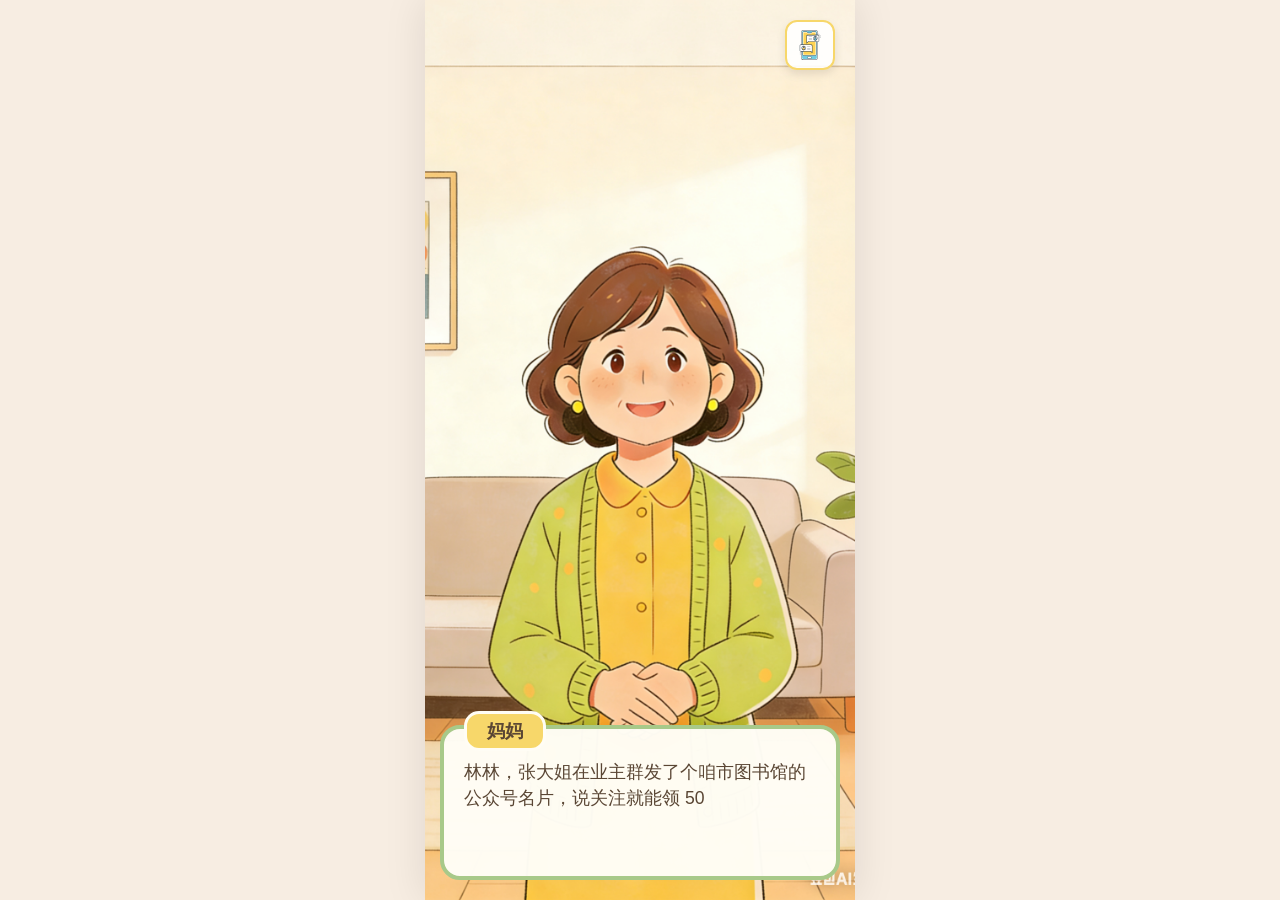
<file: MotherDontClick/mother/index.html>
<!doctype html>
<html lang="zh-CN">
  <head>
    <meta charset="UTF-8" />
    <meta
      name="viewport"
      content="width=device-width, initial-scale=1.0, maximum-scale=1.0, user-scalable=no"
    />
    <title>真相放大镜 - 对话篇</title>
    <link rel="stylesheet" href="style.css" />
  </head>
  <body>
    <div class="game-container">
      <div id="phone-btn" class="phone-btn" onclick="togglePhone()">
        <img id="icon-phone" src="assets/phone_icon.svg" />
      </div>

      <div class="character-layer">
        <img id="character-image" src="" />
      </div>

      <div class="ui-layer">
        <div id="options-container" class="options-container"></div>
        <div class="dialogue-bubble" id="dialogue-bubble">
          <div class="name-tag" id="character-name"></div>
          <div class="dialogue-text" id="dialogue-text"></div>
        </div>
      </div>
    </div>
    <script src="story.js"></script>
    <script src="script.js"></script>
  </body>
</html>
</file>
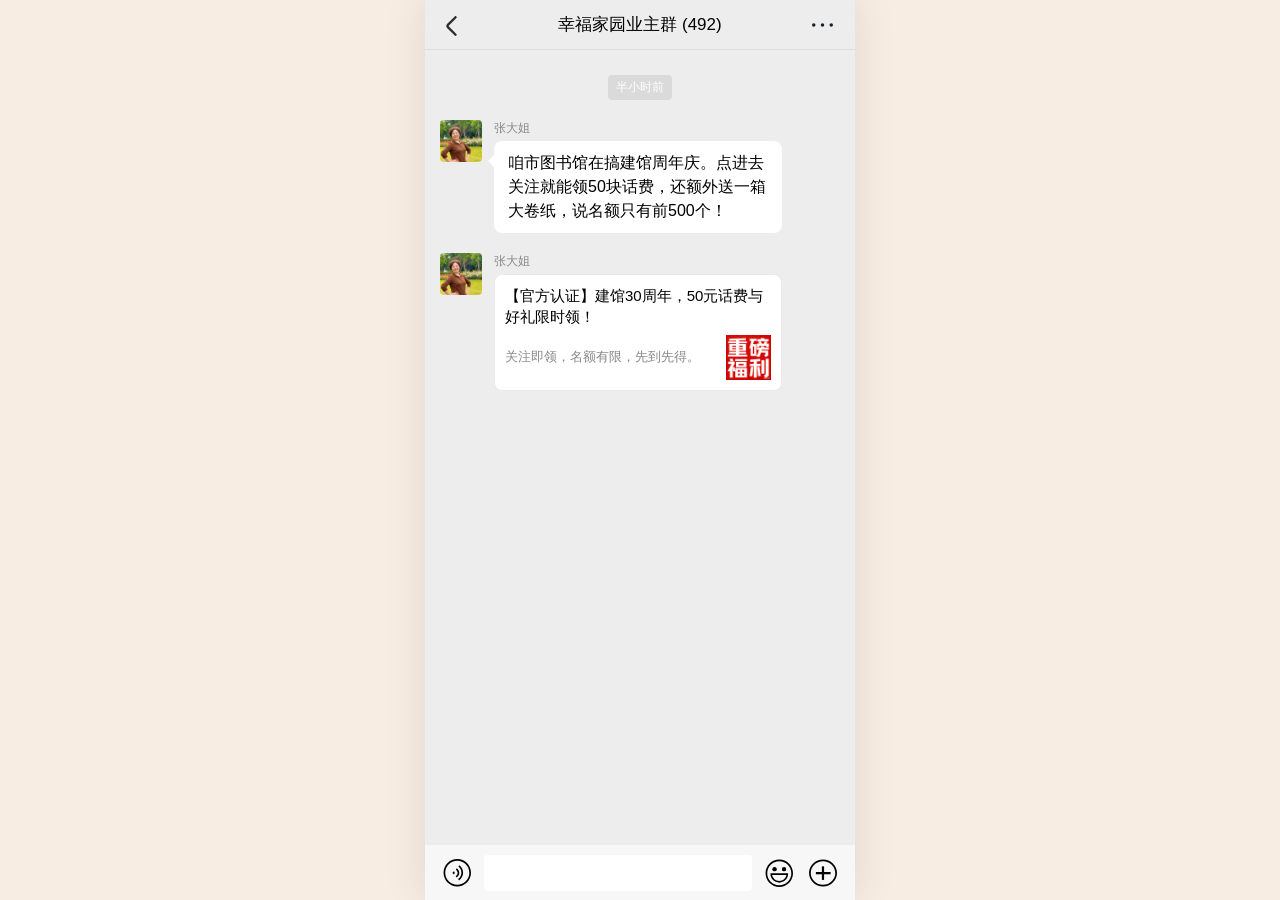
<file: MotherDontClick/phone/index.html>
<!doctype html>
<html lang="zh-CN">
  <head>
    <meta charset="UTF-8" />
    <meta
      name="viewport"
      content="width=device-width, initial-scale=1.0, maximum-scale=1.0, user-scalable=no"
    />
    <title>真相放大镜 - 手机篇</title>
    <link rel="stylesheet" href="style.css" />
  </head>
  <body>
    <div class="game-container">
      <div id="wechat-page" class="wechat-page">
        <div class="wechat-header">
          <div class="wechat-header-left" onclick="alert('返回游戏对话')">
            <img
              src="assets/icon_back.svg"
              class="header-icon icon-back"
              alt="返回"
            />
          </div>
          <div class="wechat-header-title" id="groupName">
            幸福家园业主群 (492)
          </div>
          <div class="wechat-header-right">
            <img
              src="assets/icon_dots.svg"
              class="header-icon icon-dots"
              alt="更多"
            />
          </div>
        </div>

        <div class="chat-container" id="chatBox"></div>

        <div class="wechat-bottom-bar">
          <img src="assets/icon_voice.svg" class="bottom-icon" alt="语音" />
          <div class="wechat-input-box"></div>
          <img src="assets/icon_emoji.svg" class="bottom-icon" alt="表情" />
          <img src="assets/icon_plus.svg" class="bottom-icon" alt="更多功能" />
        </div>
      </div>

      <div id="article-page" class="article-page" style="display: none">
        <div class="wechat-header article-top-bar">
          <div class="wechat-header-left" onclick="closeArticle()">
            <img
              src="assets/icon_close.svg"
              class="header-icon icon-close"
              alt="关闭"
            />
          </div>
          <div class="wechat-header-title"></div>
          <div class="wechat-header-right">
            <img
              src="assets/icon_dots.svg"
              class="header-icon icon-dots"
              alt="更多"
            />
          </div>
        </div>

        <div class="article-content">
          <h1 class="article-title">
            【官方认证】建馆30周年，50元话费与好礼限时领！
          </h1>
          <div class="article-meta">
            <span class="publish-time">今天</span>
            <span class="author-link" onclick="triggerDebunk('typo')"
              >市图书管活动中心</span
            >
          </div>

          <div class="article-body">
            <img src="assets/news_banner1.png" class="full-width-img" />
            <p>
              为庆祝建馆30周年，特回馈广大市民，凡点击本链接参与活动者，均可获得50元话费充值卡一张，及高级抽纸一箱。
            </p>
            <p>名额有限，仅限前500名，先到先得，送完即止！</p>
            <div class="official-footer">
              <p onclick="triggerDebunk('entity')">
                服务提供方：XX市某某商贸个体店
              </p>
            </div>
          </div>
        </div>

        <div class="article-bottom-bar">
          <div class="article-account-info">
            <img src="assets/aunt_zhang.png" class="account-logo" />
            <span class="account-name">市图书管活动中心</span>
          </div>
          <div class="article-actions">
            <div class="action-item">
              <img src="assets/icon_like.svg" class="action-icon" />
              <span class="action-text">26</span>
            </div>
            <div class="action-item">
              <img src="assets/icon_share.svg" class="action-icon" />
              <span class="action-text">70</span>
            </div>
            <div class="action-item">
              <img src="assets/icon_wow.svg" class="action-icon" />
              <span class="action-text">3</span>
            </div>
            <div class="action-item">
              <img src="assets/icon_comment.svg" class="action-icon" />
              <span class="action-text">10</span>
            </div>
          </div>
        </div>
      </div>
    </div>
    <script src="story.js"></script>
    <script src="script.js"></script>
  </body>
</html>
</file>
<file: MotherDontClick/mother/style.css>
/* style.css */
* {
  box-sizing: border-box;
  margin: 0;
  padding: 0;
  font-family: "Nunito", "Microsoft YaHei", sans-serif;
  -webkit-tap-highlight-color: transparent;
}

/* 页面背景：温暖底色 + 居中容器 */
body {
  background-color: #f7ede2;
  display: flex;
  justify-content: center;
  align-items: center;
  height: 100vh;
  width: 100vw;
  overflow: hidden;
}

/* 游戏主容器：这才是“手机”的边界 */
.game-container {
  position: relative;
  width: 100%;
  /* 关键：在电脑上限制宽度，在手机上自动撑满 */
  max-width: 430px;
  height: 100%;
  /* 锁定 9:16 比例 */
  aspect-ratio: 9 / 16;
  background-color: #f7ede2;
  box-shadow: 0 0 40px rgba(0, 0, 0, 0.1);
  overflow: hidden;
}

/* 右上角手机按钮：解决“巨大”问题 */
.phone-btn {
  position: absolute;
  top: 20px;
  right: 20px;
  width: 50px; /* 强制固定大小 */
  height: 50px;
  background-color: rgba(255, 255, 255, 0.9);
  border: 2px solid #f7d76a;
  border-radius: 12px;
  z-index: 100;
  display: flex;
  justify-content: center;
  align-items: center;
  cursor: pointer;
  box-shadow: 0 4px 10px rgba(0, 0, 0, 0.1);
}

/* 这里的 img 必须限制宽度 */
.phone-btn img {
  width: 30px;
  height: 30px;
  object-fit: contain;
}

/* 立绘层 */
.character-layer {
  position: absolute;
  top: 0;
  left: 0;
  width: 100%;
  height: 100%;
  z-index: 1;
}

.character-layer img {
  width: 100%;
  height: 100%;
  object-fit: cover;
  object-position: center bottom;
}

/* UI 交互层 */
.ui-layer {
  position: absolute;
  bottom: 20px;
  left: 0;
  width: 100%;
  padding: 0 15px;
  z-index: 10;
}

/* 固定高度对话框 */
.dialogue-bubble {
  position: relative;
  background-color: rgba(255, 253, 245, 0.98);
  border: 4px solid #a8c989;
  border-radius: 20px;
  padding: 30px 20px 15px 20px;
  height: 155px; /* 固定高度 */
  cursor: pointer;
  display: flex;
  flex-direction: column;
}

/* 名字标签 */
.name-tag {
  position: absolute;
  top: -18px;
  left: 20px;
  background-color: #f7d76a;
  color: #5a4634;
  padding: 5px 20px;
  border-radius: 15px;
  font-weight: bold;
  font-size: 1.1rem;
  border: 3px solid #fffdf5;
}

/* 文字：解决“显示不出来”问题 */
.dialogue-text {
  color: #5a4634 !important; /* 强制深色 */
  font-size: 1.1rem;
  line-height: 1.5;
  overflow-y: auto;
  flex: 1;
  z-index: 5;
}

.options-container {
  margin-bottom: 15px;
  display: flex;
  flex-direction: column;
  gap: 10px;
  opacity: 0;
  pointer-events: none;
  transition: 0.3s;
}

.options-container.active {
  opacity: 1;
  pointer-events: auto;
}

.option-button {
  background: white;
  border: 3px solid #f7d76a;
  padding: 12px;
  border-radius: 10px;
  font-weight: bold;
  color: #5a4634;
}
</file>
<file: MotherDontClick/phone/style.css>
/* style.css */
* {
  box-sizing: border-box;
  margin: 0;
  padding: 0;
  font-family: "Nunito", "Microsoft YaHei", sans-serif;
  -webkit-tap-highlight-color: transparent;
}

/* 页面背景：温暖底色 + 居中容器 */
body {
  background-color: #f7ede2;
  display: flex;
  justify-content: center;
  align-items: center;
  height: 100vh;
  width: 100vw;
  overflow: hidden;
}

/* 游戏主容器：这才是“手机”的边界 */
.game-container {
  position: relative;
  width: 100%;
  max-width: 430px;
  height: 100%;
  aspect-ratio: 9 / 16;
  background-color: #f7ede2;
  box-shadow: 0 0 40px rgba(0, 0, 0, 0.1);
  overflow: hidden;
}

/* =========================================
   高仿微信 UI 统一样式 (群聊界面)
   ========================================= */
.wechat-page {
  position: absolute;
  top: 0;
  left: 0;
  width: 100%;
  height: 100%;
  background: #ededed;
  z-index: 50;
  display: flex;
  flex-direction: column;
  overflow: hidden;
}

/* 微信原生三段式头部 */
.wechat-header {
  height: 50px;
  background: #ededed;
  display: flex;
  align-items: center;
  justify-content: space-between;
  padding: 0 15px;
  border-bottom: 1px solid #ddd;
  flex-shrink: 0;
}

.wechat-header-left {
  width: 40px;
  font-size: 22px;
  cursor: pointer;
  color: #333;
}

.wechat-header-title {
  flex: 1;
  text-align: center;
  font-weight: 500;
  font-size: 17px;
  color: #000;
}

.wechat-header-right {
  width: 40px;
  text-align: right;
  font-size: 20px;
  font-weight: bold;
  letter-spacing: 2px;
  color: #333;
  cursor: pointer;
}

/* =========================================
   推文页面：采用绝对定位强制布局
   ========================================= */
/* 1. 页面外壳 */
.article-page {
  position: absolute;
  top: 0;
  left: 0;
  width: 100%;
  height: 100%;
  background: #ffffff;
  z-index: 1000;
  display: block; /* 抛弃 flex，拥抱块级元素 */
  overflow: hidden;
}

/* 2. 头部：钉死在顶部 */
.article-top-bar {
  position: absolute;
  top: 0;
  left: 0;
  width: 100%;
  height: 50px;
  background: #ffffff;
  z-index: 10;
  display: flex;
  align-items: center;
  justify-content: space-between;
  padding: 0 15px;
}

/* 3. 底部：钉死在底部 */
.article-bottom-bar {
  position: absolute;
  bottom: 0;
  left: 0;
  width: 100%;
  height: 60px;
  background: #ffffff;
  border-top: 1px solid #f0f0f0;
  z-index: 10;
  padding-bottom: env(safe-area-inset-bottom);
  display: flex;
  align-items: center;
  justify-content: space-between;
  padding: 0 15px;
}

/* 4. 内容区：完美卡在中间，强制内部滚动 */
.article-content {
  position: absolute;
  top: 50px; /* 顶部让出 50px */
  bottom: 60px; /* 底部让出 60px */
  left: 0;
  width: 100%;
  padding: 20px 15px;
  overflow-y: auto; /* 核心滚动指令 */
  -webkit-overflow-scrolling: touch;
}

/* =========================================
   推文内部排版细节
   ========================================= */
.article-title {
  font-size: 22px;
  line-height: 1.4;
  font-weight: bold;
  margin-bottom: 12px;
  color: #333;
}

.article-meta {
  margin-bottom: 25px;
  font-size: 15px;
  color: #888;
}

.author-link {
  color: #576b95;
  margin-left: 10px;
}

.article-body p {
  font-size: 16px;
  line-height: 1.6;
  color: #333;
  margin-bottom: 15px;
}

.full-width-img {
  width: 100%;
  height: auto;
  display: block;
  border-radius: 4px;
  margin-bottom: 15px;
}

.official-footer {
  margin-top: 40px;
  border-top: 1px solid #eee;
  padding-top: 15px;
  font-size: 13px;
  color: #999;
}

/* =========================================
   推文底部账号与操作区细节
   ========================================= */
.article-account-info {
  display: flex;
  align-items: center;
  font-size: 15px;
  color: #333;
  font-weight: 500;
}

.account-logo {
  width: 26px;
  height: 26px;
  border-radius: 50%;
  margin-right: 8px;
  object-fit: cover;
}

.article-actions {
  display: flex;
  align-items: center;
  gap: 18px;
}

.action-item {
  display: flex;
  flex-direction: column;
  align-items: center;
  justify-content: center;
  cursor: pointer;
}

.action-icon {
  width: 22px;
  height: 22px;
  margin-bottom: 3px;
  opacity: 0.85;
}

.action-text {
  font-size: 11px;
  color: #555;
  line-height: 1;
}

/* =========================================
   微信聊天内容区
   ========================================= */
.chat-container {
  flex: 1;
  padding: 15px;
  overflow-y: auto;
}

/* 微信高仿时间戳 */
.time-divider {
  text-align: center;
  margin: 10px 0 20px 0;
}
.time-divider span {
  display: inline-block;
  font-size: 12px;
  color: #ffffff;
  background-color: #dadada;
  padding: 4px 8px;
  border-radius: 4px;
}

/* 高仿微信底部输入栏 */
.wechat-bottom-bar {
  height: 56px;
  background: #f7f7f7;
  border-top: 1px solid #ececec;
  display: flex;
  align-items: center;
  padding: 0 10px;
  flex-shrink: 0;
}

.bottom-icon {
  width: 28px;
  height: 28px;
  margin: 0 8px;
  cursor: pointer;
}

.wechat-input-box {
  flex: 1;
  height: 36px;
  background: #fff;
  border-radius: 4px;
  border: none;
  margin: 0 5px;
}

/* 消息气泡排版 */
.message-item {
  display: flex;
  margin-bottom: 20px;
}

.message-item .avatar {
  width: 42px;
  height: 42px;
  border-radius: 4px;
  margin-right: 12px;
  background-color: #ccc;
  object-fit: cover;
}

.content-area {
  max-width: 72%;
}

.sender-name {
  font-size: 12px;
  color: #888;
  margin-bottom: 4px;
}

.text-bubble {
  background: white;
  padding: 10px 14px;
  border-radius: 8px;
  font-size: 16px;
  line-height: 1.5;
  word-break: break-all;
  color: #000;
  position: relative;
}

.text-bubble::before {
  content: "";
  position: absolute;
  top: 14px;
  left: -6px;
  border-width: 6px 6px 6px 0;
  border-style: solid;
  border-color: transparent white transparent transparent;
}

/* 微信公众号分享链接卡片 */
.link-card {
  background: white;
  padding: 10px;
  border-radius: 8px;
  cursor: pointer;
  border: 1px solid #eaeaeb;
}

.link-title {
  font-size: 15px;
  color: #000;
  margin-bottom: 8px;
  display: -webkit-box;
  -webkit-line-clamp: 2;
  -webkit-box-orient: vertical;
  overflow: hidden;
  line-height: 1.4;
}

.link-body {
  display: flex;
  align-items: center;
  justify-content: space-between;
}

.link-body p {
  font-size: 13px;
  color: #888;
  flex: 1;
  display: -webkit-box;
  -webkit-line-clamp: 2;
  -webkit-box-orient: vertical;
  overflow: hidden;
  line-height: 1.4;
}

.link-body img {
  width: 45px;
  height: 45px;
  margin-left: 10px;
  object-fit: cover;
}

/* =========================================
   头部图标精调大小
   ========================================= */
.header-icon {
  vertical-align: middle;
  cursor: pointer;
}
.icon-back {
  width: 23px;
  height: 20px;
}
.icon-dots {
  width: 35px;
  height: 28px;
}
.icon-close {
  width: 28px;
  height: 28px;
}
</file>
